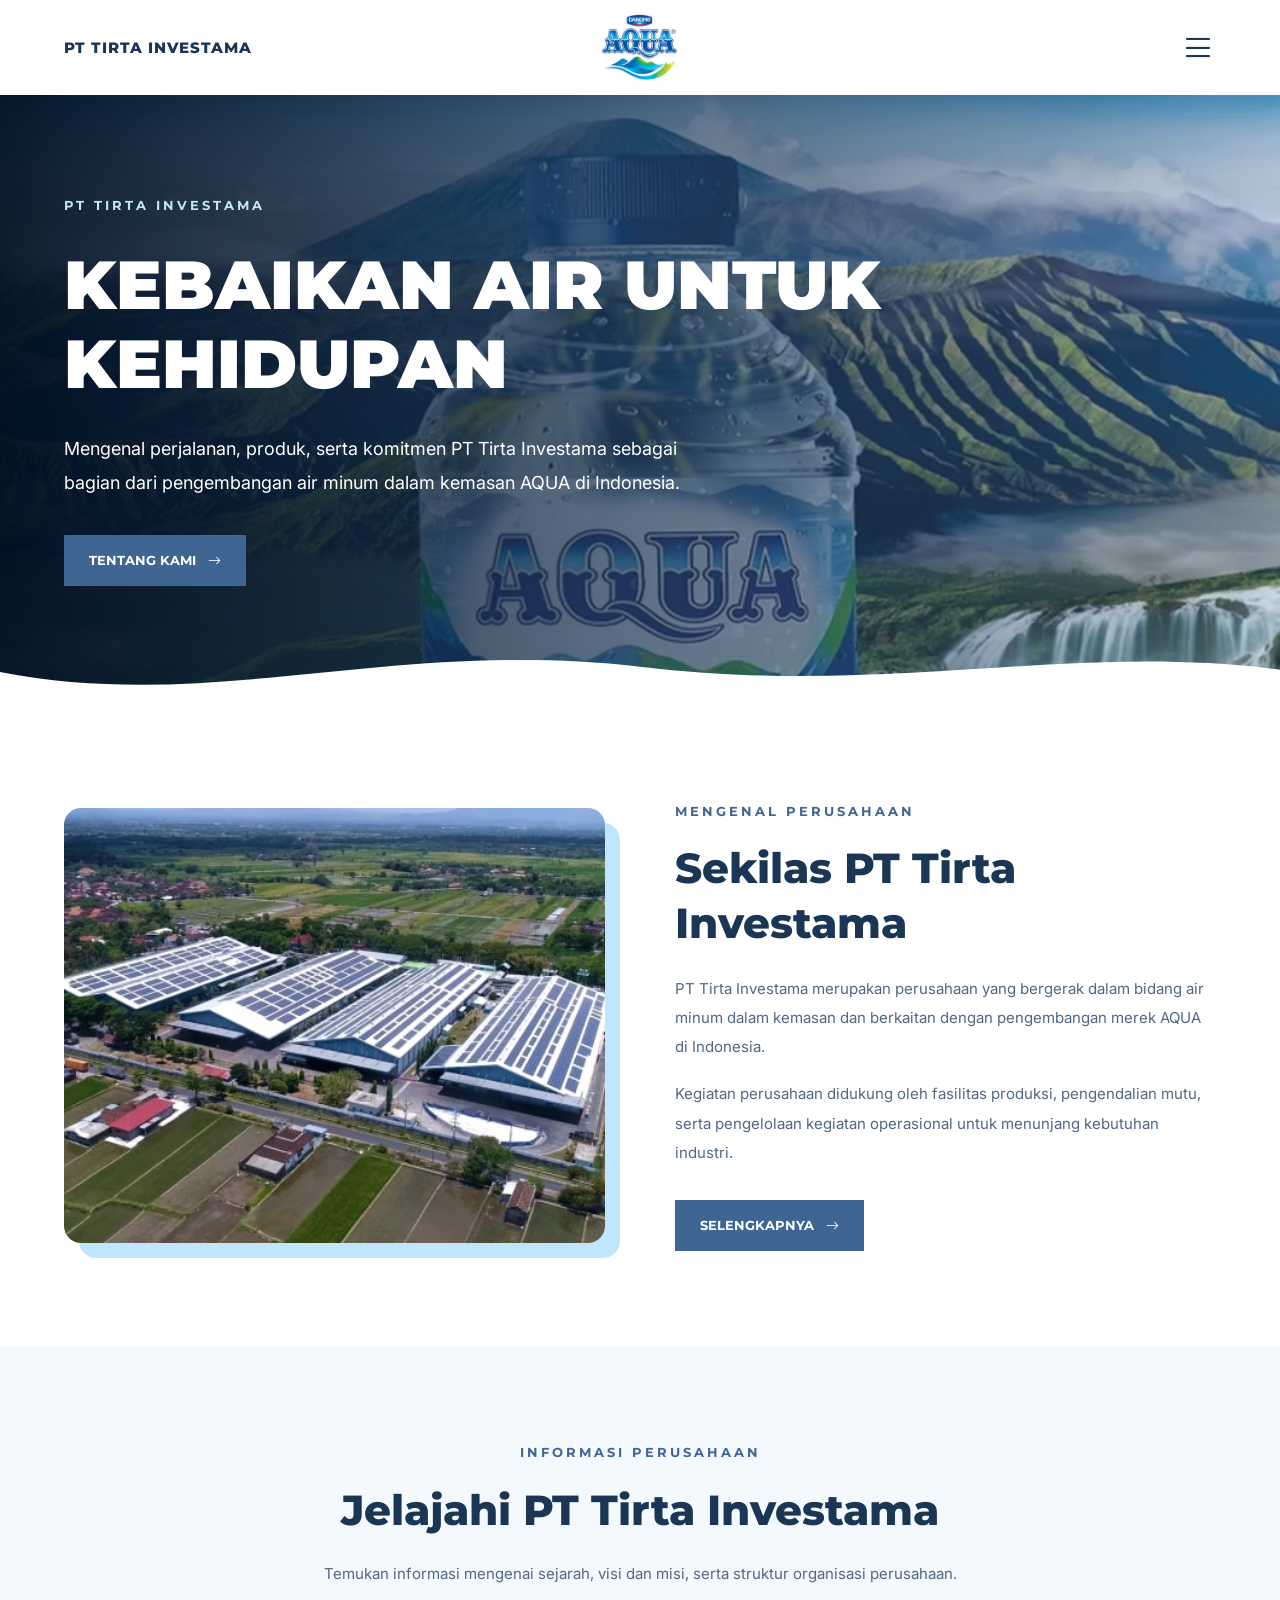
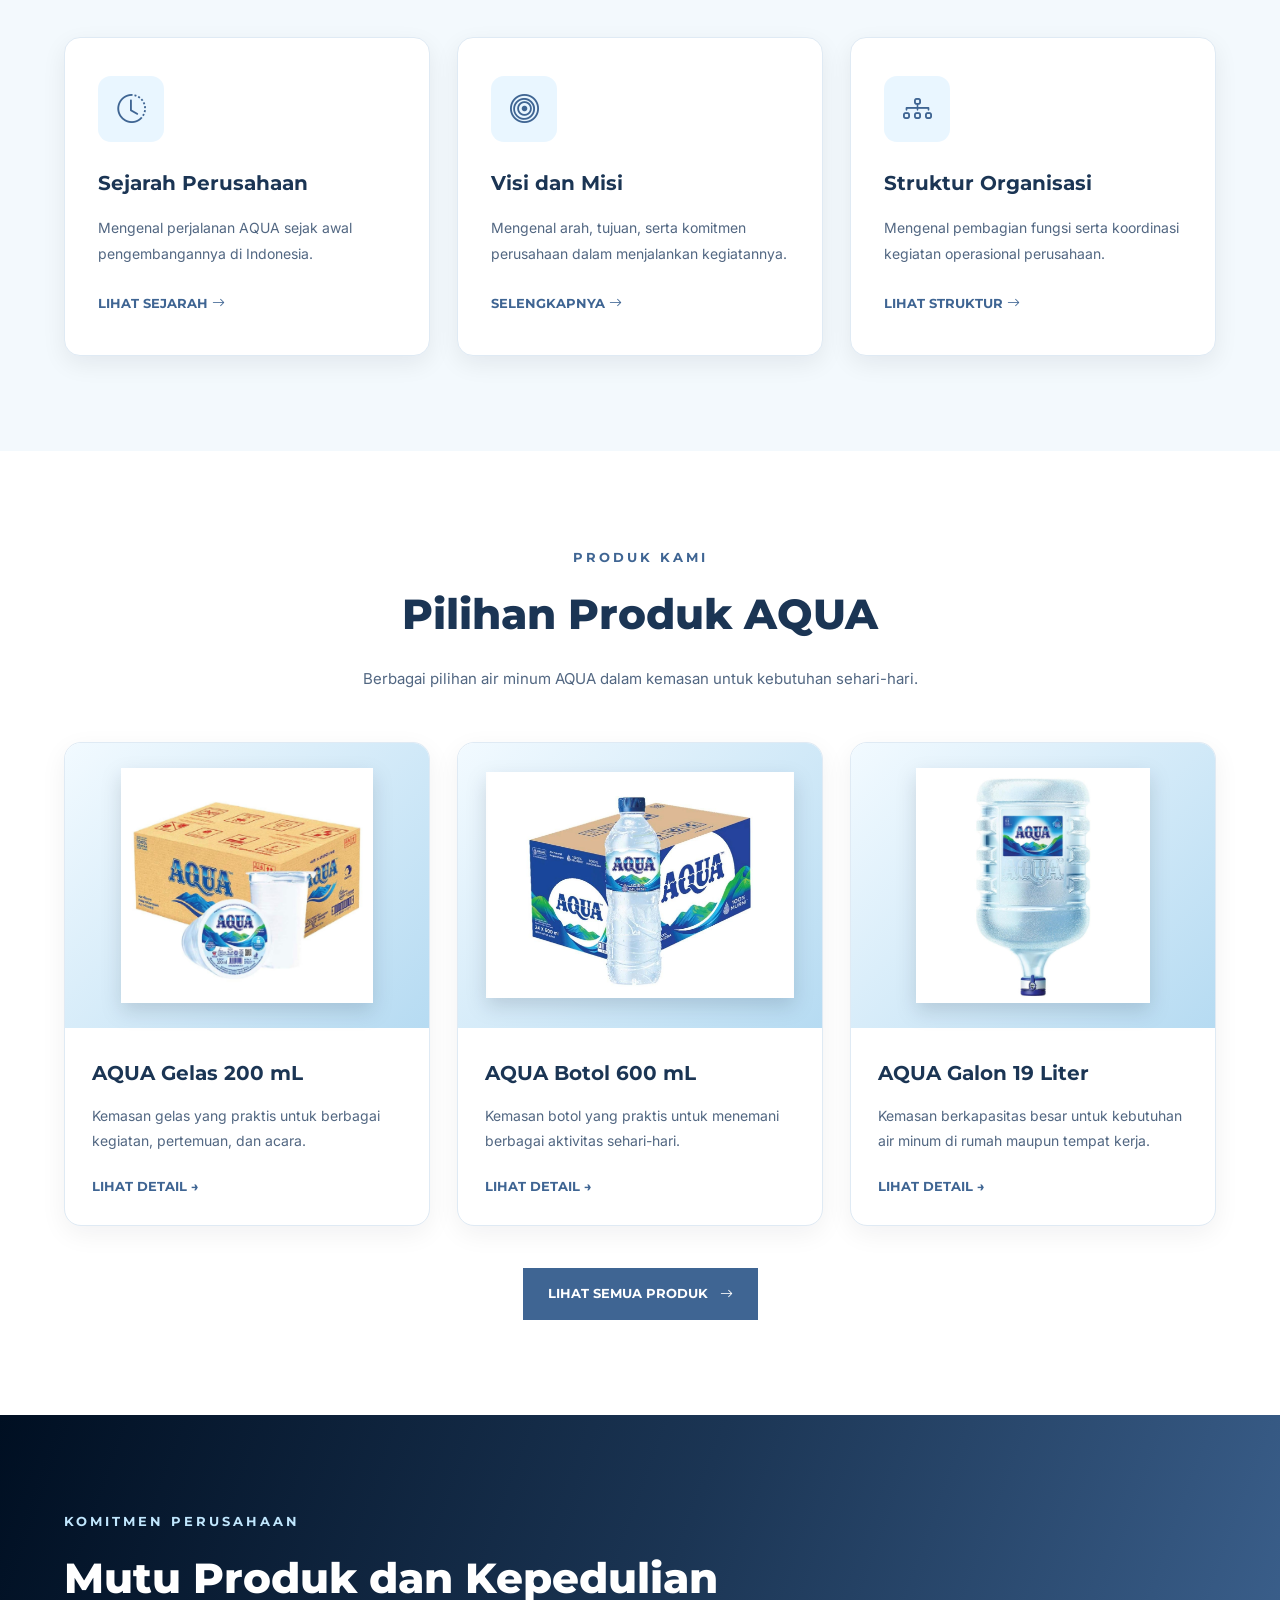
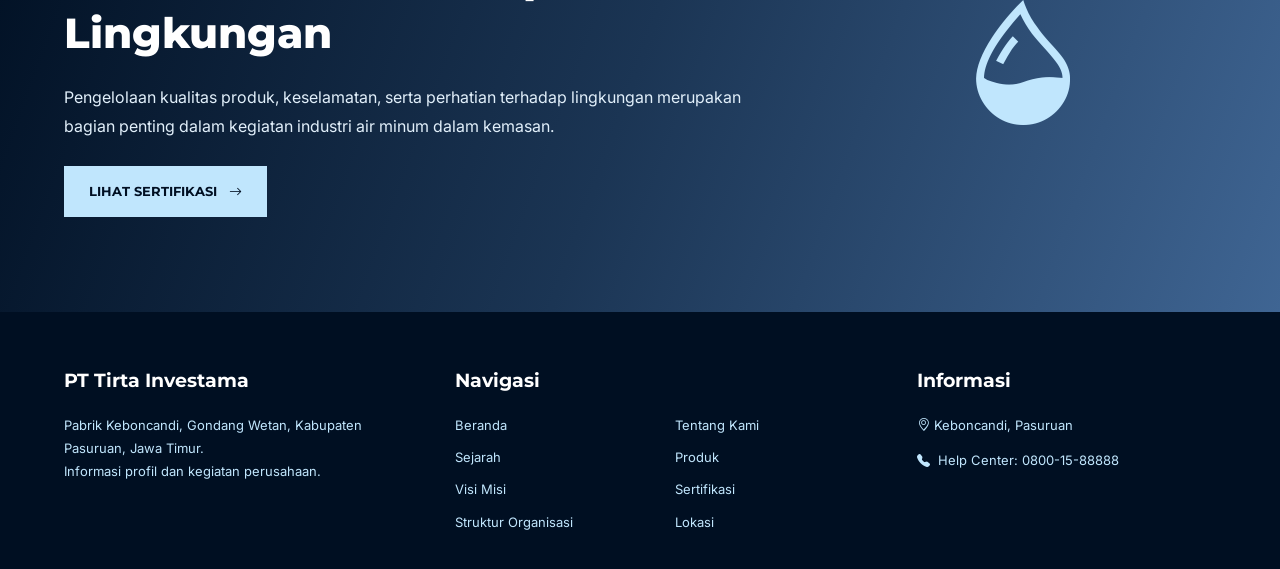
<file: 1index.html>
<!DOCTYPE html>
<html lang="id">
<head>
<meta charset="UTF-8">
<meta name="viewport" content="width=device-width, initial-scale=1.0">

<title>Beranda | PT Tirta Investama</title>

<link href="https://fonts.googleapis.com/css2?family=Montserrat:wght@400;500;600;700;800;900&family=Inter:wght@400;500;600;700&display=swap" rel="stylesheet">

<link href="https://cdn.jsdelivr.net/npm/bootstrap-icons@1.11.3/font/bootstrap-icons.min.css" rel="stylesheet">

<style>

/* =====================================
   WARNA DAN FONT
===================================== */

:root {
    --light: #C0E6FD;
    --soft: #80AAD3;
    --medium: #5B86B6;
    --primary: #3F6593;
    --navy: #1B3554;
    --dark: #000F22;
    --bg: #F3F9FD;
}

* {
    margin: 0;
    padding: 0;
    box-sizing: border-box;
}

html {
    scroll-behavior: smooth;
}

body {
    font-family: "Inter", sans-serif;
    color: var(--navy);
    line-height: 1.8;
    background: white;
}

h1, h2, h3, h4 {
    font-family: "Montserrat", sans-serif;
}

a {
    text-decoration: none;
    color: inherit;
}

button {
    border: none;
    background: none;
    cursor: pointer;
}

.container {
    width: 90%;
    max-width: 1250px;
    margin: auto;
}

/* =====================================
   NAVBAR
===================================== */

.navbar {
    position: sticky;
    top: 0;
    z-index: 1000;
    background: white;
    box-shadow: 0 3px 18px rgba(0,15,34,.08);
}

.nav-inner {
    max-width: 1500px;
    min-height: 95px;
    margin: auto;
    padding: 10px 5%;

    display: grid;
    grid-template-columns: 1fr auto 1fr;
    align-items: center;
    gap: 15px;
}

.brand {
    font-family: "Montserrat", sans-serif;
    font-size: 15px;
    font-weight: 800;
    letter-spacing: 1px;
}

.nav-logo {
    justify-self: center;
}

.nav-logo img {
    display: block;
    width: 110px;
    height: 75px;
    object-fit: contain;
}

.menu-btn {
    justify-self: end;
    color: var(--navy);
    font-size: 35px;
    line-height: 1;
}

/* =====================================
   OVERLAY MENU
===================================== */

.overlay {
    position: fixed;
    inset: 0;
    z-index: 1100;

    background: rgba(0,15,34,.6);

    opacity: 0;
    visibility: hidden;
    transition: .3s;
}

.overlay.show {
    opacity: 1;
    visibility: visible;
}

/* =====================================
   MENU SAMPING
===================================== */

.sidebar {
    position: fixed;
    top: 0;
    right: 0;
    z-index: 1200;

    width: 480px;
    max-width: 92%;
    height: 100vh;
    height: 100dvh;

    background: white;
    overflow-y: auto;

    transform: translateX(105%);
    transition: transform .35s ease;
}

.sidebar.show {
    transform: translateX(0);
}

.sidebar-top {
    height: 100px;
    padding: 20px 35px;

    display: flex;
    align-items: center;
    justify-content: flex-end;
}

.close-btn {
    font-size: 30px;
    color: var(--navy);
}

.sidebar-links {
    display: flex;
    flex-direction: column;
    padding: 0 40px 30px;
}

.sidebar-links a {
    display: flex;
    align-items: center;
    justify-content: space-between;

    min-height: 76px;
    padding: 15px 0;

    border-bottom: 1px solid #E5E7EB;

    font-family: "Montserrat", sans-serif;
    font-size: 18px;
    font-weight: 700;
    color: #333;
}

.sidebar-links a:hover,
.sidebar-links a.active {
    color: var(--primary);
}

.sidebar-bottom {
    background: var(--navy);
    padding: 22px 40px;
}

.sidebar-bottom a {
    display: flex;
    align-items: center;
    justify-content: space-between;

    min-height: 67px;
    border-bottom: 1px solid #ffffff40;

    color: white;

    font-family: "Montserrat", sans-serif;
    font-size: 14px;
    font-weight: 600;
}

.sidebar-bottom a:last-child {
    border-bottom: none;
}

.sidebar-bottom a:hover {
    color: var(--light);
}

/* =====================================
   HERO BERANDA
===================================== */

.hero {
    position: relative;
    min-height: 610px;

    display: flex;
    align-items: center;

    overflow: hidden;
    background: var(--dark);
}

.hero-img {
    position: absolute;
    inset: 0;

    width: 100%;
    height: 100%;
    object-fit: cover;
}

.hero-overlay {
    position: absolute;
    inset: 0;

    background: linear-gradient(
        90deg,
        rgba(0,15,34,.94),
        rgba(27,53,84,.70),
        rgba(63,101,147,.25)
    );
}

.hero-content {
    position: relative;
    z-index: 2;

    width: 90%;
    max-width: 1250px;
    margin: auto;

    padding: 95px 0 115px;
    color: white;
}

.eyebrow {
    display: block;

    font-family: "Montserrat", sans-serif;
    font-size: 13px;
    font-weight: 700;
    letter-spacing: 3px;

    color: var(--light);
}

.hero h1 {
    max-width: 820px;

    margin: 28px 0;

    font-size: clamp(38px, 5.3vw, 72px);
    font-weight: 900;
    line-height: 1.17;
}

.hero p {
    max-width: 650px;
    font-size: 18px;
    line-height: 1.9;
}

.hero-wave {
    position: absolute;
    bottom: -1px;
    left: 0;
    width: 100%;
    line-height: 0;
}

.hero-wave svg {
    display: block;
    width: 100%;
    height: 68px;
}

/* =====================================
   TOMBOL
===================================== */

.btn {
    display: inline-flex;
    align-items: center;
    justify-content: center;
    gap: 12px;

    padding: 14px 25px;

    background: var(--primary);
    color: white;

    font-family: "Montserrat", sans-serif;
    font-size: 13px;
    font-weight: 700;

    transition: .25s;
}

.btn:hover {
    background: var(--navy);
}

.btn-light {
    background: var(--light);
    color: var(--dark);
}

.btn-light:hover {
    background: white;
    color: var(--dark);
}

.hero .btn {
    margin-top: 35px;
}

/* =====================================
   SECTION UMUM
===================================== */

.section {
    padding: 95px 0;
}

.section-soft {
    background: var(--bg);
}

.section-label {
    display: block;

    font-family: "Montserrat", sans-serif;
    font-size: 13px;
    font-weight: 700;
    letter-spacing: 3px;

    color: var(--primary);
}

.section-title {
    font-size: clamp(29px,4vw,42px);
    font-weight: 800;
    line-height: 1.3;

    margin: 18px 0 23px;
}

.section-text {
    color: #526782;
    font-size: 15px;
    line-height: 1.95;
}

.center-heading {
    max-width: 790px;
    margin: 0 auto 50px;
    text-align: center;
}

.center-heading p {
    color: #526782;
    font-size: 15px;
}

/* =====================================
   PROFIL PERUSAHAAN
===================================== */

.profile-grid {
    display: grid;
    grid-template-columns: 1fr 1fr;
    align-items: center;
    gap: 70px;
}

.profile-image {
    position: relative;
}

.profile-image img {
    display: block;

    width: 100%;
    height: 435px;
    object-fit: cover;

    border-radius: 17px;
    box-shadow: 15px 15px 0 var(--light);
}

.profile-content p {
    margin-bottom: 18px;
}

.profile-content .btn {
    margin-top: 15px;
}

/* =====================================
   KARTU INFORMASI PERUSAHAAN
===================================== */

.link-grid {
    display: grid;
    grid-template-columns: repeat(3,minmax(0,1fr));
    gap: 27px;
}

.link-card {
    background: white;

    padding: 38px 33px;

    border: 1px solid #DFEAF4;
    border-radius: 16px;

    box-shadow: 0 8px 25px rgba(0,15,34,.07);
    transition: .3s;
}

.link-card:hover {
    transform: translateY(-6px);
}

.link-icon {
    display: grid;
    place-items: center;

    width: 66px;
    height: 66px;

    font-size: 29px;
    color: var(--primary);

    background: #E9F6FF;
    border-radius: 13px;

    margin-bottom: 23px;
}

.link-card h3 {
    font-size: 20px;
    margin-bottom: 14px;
}

.link-card p {
    color: #526782;
    font-size: 14px;
    margin-bottom: 22px;
}

.link-card a {
    color: var(--primary);

    font-family: "Montserrat", sans-serif;
    font-size: 13px;
    font-weight: 700;
}

/* =====================================
   PRODUK
===================================== */

.product-grid {
    display: grid;
    grid-template-columns: repeat(3,minmax(0,1fr));
    gap: 27px;
}

.product-card {
    display: flex;
    flex-direction: column;

    background: white;

    border: 1px solid #DFEAF4;
    border-radius: 17px;

    overflow: hidden;
    box-shadow: 0 8px 27px rgba(0,15,34,.06);

    transition: .3s;
}

.product-card:hover {
    transform: translateY(-5px);
}

.product-photo {
    height: 285px;
    padding: 28px;

    display: flex;
    align-items: center;
    justify-content: center;

    background: linear-gradient(
        135deg,
        #F2FAFF,
        #B6DBF2
    );
}

.product-photo img {
    display: block;

    max-width: 100%;
    max-height: 235px;
    object-fit: contain;

    filter: drop-shadow(
        0 8px 10px rgba(0,15,34,.14)
    );
}

.product-body {
    flex: 1;
    padding: 27px;

    display: flex;
    flex-direction: column;
}

.product-body h3 {
    font-size: 20px;
    margin-bottom: 12px;
}

.product-body p {
    font-size: 14px;
    color: #526782;
    flex: 1;
}

.product-body a {
    margin-top: 22px;

    color: var(--primary);

    font-family: "Montserrat", sans-serif;
    font-size: 13px;
    font-weight: 700;
}

.section-action {
    text-align: center;
    margin-top: 42px;
}

/* =====================================
   KOMITMEN
===================================== */

.commitment {
    background: linear-gradient(
        110deg,
        #000F22,
        #1B3554,
        #3F6593
    );

    color: white;
}

.commitment-grid {
    display: grid;
    grid-template-columns: 1.3fr .7fr;
    gap: 50px;
    align-items: center;
}

.commitment .section-label {
    color: var(--light);
}

.commitment p {
    max-width: 700px;
    margin-bottom: 25px;
    color: #E1EFFA;
}

.commitment-icon {
    font-size: 125px;
    text-align: center;
    color: var(--light);
}

/* =====================================
   FOOTER
===================================== */

.footer {
    background: var(--dark);
    color: white;

    padding: 52px 5% 35px;
}

.footer-grid {
    max-width: 1250px;
    margin: auto;

    display: grid;
    grid-template-columns: 1fr 1.2fr .85fr;
    gap: 40px;
}

.footer h3 {
    font-size: 19px;
    margin-bottom: 15px;
}

.footer p,
.footer a {
    font-size: 13px;
    color: var(--light);
    line-height: 1.8;
}

.footer-nav {
    display: grid;
    grid-template-columns: repeat(2,minmax(0,1fr));
    gap: 9px 17px;
}

.footer a:hover {
    color: white;
}

.help-link {
    display: inline-flex;
    align-items: center;
    gap: 8px;

    margin-top: 12px;
}

/* =====================================
   RESPONSIVE
===================================== */

@media(max-width:950px) {

    .profile-grid,
    .commitment-grid {
        grid-template-columns: 1fr;
    }

    .link-grid,
    .product-grid {
        grid-template-columns: repeat(2,minmax(0,1fr));
    }

    .footer-grid {
        grid-template-columns: 1fr;
    }
}

@media(max-width:650px) {

    .nav-inner {
        min-height: 75px;
        padding: 8px 18px;
    }

    .brand {
        font-size: 10px;
        max-width: 120px;
    }

    .nav-logo img {
        width: 85px;
        height: 60px;
    }

    .menu-btn {
        font-size: 30px;
    }

    .sidebar-links {
        padding: 0 25px 25px;
    }

    .sidebar-links a {
        font-size: 16px;
        min-height: 70px;
    }

    .sidebar-bottom {
        padding: 20px 25px;
    }

    .hero {
        min-height: 490px;
    }

    .hero-content {
        padding: 75px 0 100px;
    }

    .hero p {
        font-size: 15px;
    }

    .section {
        padding: 65px 0;
    }

    .profile-image img {
        height: 280px;
    }

    .link-grid,
    .product-grid {
        grid-template-columns: 1fr;
    }

    .commitment-icon {
        font-size: 70px;
    }
}

</style>
</head>

<body>

<!-- =====================================
     NAVBAR
===================================== -->

<header class="navbar">

    <div class="nav-inner">

        <div class="brand">
            PT TIRTA INVESTAMA
        </div>

        <a href="1index.html" class="nav-logo">

            <img
                src="Logo AQUA.jpg"
                alt="Logo AQUA">

        </a>

        <button
            class="menu-btn"
            id="openMenu"
            type="button"
            aria-label="Buka menu"
            aria-controls="sidebar"
            aria-expanded="false">

            <i class="bi bi-list"></i>

        </button>

    </div>

</header>

<!-- =====================================
     MENU HAMBURGER
===================================== -->

<div class="overlay" id="overlay"></div>

<aside
    class="sidebar"
    id="sidebar"
    aria-label="Navigasi website"
    aria-hidden="true"
    inert>

    <div class="sidebar-top">

        <button
            class="close-btn"
            id="closeMenu"
            type="button"
            aria-label="Tutup menu">

            <i class="bi bi-x-lg"></i>

        </button>

    </div>

    <nav class="sidebar-links">

        <a href="1index.html" class="active">
            Beranda <span>›</span>
        </a>

        <a href="2beranda.html">
            Tentang Kami <span>›</span>
        </a>

        <a href="3sejarah.html">
            Sejarah Perusahaan <span>›</span>
        </a>

        <a href="4produk.html">
            Produk Kami <span>›</span>
        </a>

        <a href="6visimisi.html">
            Visi dan Misi <span>›</span>
        </a>

        <a href="7sertifikasi.html">
            Sertifikasi <span>›</span>
        </a>

        <a href="8struktural.html">
            Struktur Organisasi <span>›</span>
        </a>

    </nav>

    <div class="sidebar-bottom">

        <a href="9lokasi.html">
            LOKASI PERUSAHAAN <span>›</span>
        </a>

        <a href="tel:08001588888">
            HELP CENTER: 0800-15-88888

            <i class="bi bi-telephone"></i>
        </a>

    </div>

</aside>

<main>

<!-- =====================================
     HERO BERANDA
===================================== -->

<section class="hero">

    <img
        class="hero-img"
        src="gambar gunung.webp"
        alt="Pemandangan pegunungan dan produk AQUA">

    <div class="hero-overlay"></div>

    <div class="hero-content">

        <span class="eyebrow">
            PT TIRTA INVESTAMA
        </span>

        <h1>
            KEBAIKAN AIR UNTUK KEHIDUPAN
        </h1>

        <p>
            Mengenal perjalanan, produk,
            serta komitmen PT Tirta Investama
            sebagai bagian dari pengembangan
            air minum dalam kemasan AQUA
            di Indonesia.
        </p>

        <a href="2beranda.html" class="btn">

            TENTANG KAMI

            <i class="bi bi-arrow-right"></i>

        </a>

    </div>

    <div class="hero-wave">

        <svg
            viewBox="0 0 1440 90"
            preserveAspectRatio="none"
            xmlns="http://www.w3.org/2000/svg">

            <path
                fill="#ffffff"
                d="M0 45 C240 100 440 0 720 38
                   C1000 78 1200 5 1440 42
                   L1440 90 L0 90 Z"/>

        </svg>

    </div>

</section>

<!-- =====================================
     SEKILAS PERUSAHAAN
===================================== -->

<section class="section">

    <div class="container profile-grid">

        <div class="profile-image">

            <img
                src="pabrik.jpg"
                alt="Foto fasilitas pabrik AQUA">

        </div>

        <div class="profile-content">

            <span class="section-label">
                MENGENAL PERUSAHAAN
            </span>

            <h2 class="section-title">
                Sekilas PT Tirta Investama
            </h2>

            <p class="section-text">
                PT Tirta Investama merupakan perusahaan
                yang bergerak dalam bidang air minum
                dalam kemasan dan berkaitan dengan
                pengembangan merek AQUA di Indonesia.
            </p>

            <p class="section-text">
                Kegiatan perusahaan didukung oleh
                fasilitas produksi, pengendalian mutu,
                serta pengelolaan kegiatan operasional
                untuk menunjang kebutuhan industri.
            </p>

            <a href="2beranda.html" class="btn">

                SELENGKAPNYA

                <i class="bi bi-arrow-right"></i>

            </a>

        </div>

    </div>

</section>

<!-- =====================================
     INFORMASI PERUSAHAAN
===================================== -->

<section class="section section-soft">

    <div class="container">

        <div class="center-heading">

            <span class="section-label">
                INFORMASI PERUSAHAAN
            </span>

            <h2 class="section-title">
                Jelajahi PT Tirta Investama
            </h2>

            <p>
                Temukan informasi mengenai sejarah,
                visi dan misi, serta struktur organisasi
                perusahaan.
            </p>

        </div>

        <div class="link-grid">

            <!-- SEJARAH -->

            <article class="link-card">

                <div class="link-icon">
                    <i class="bi bi-clock-history"></i>
                </div>

                <h3>Sejarah Perusahaan</h3>

                <p>
                    Mengenal perjalanan AQUA
                    sejak awal pengembangannya
                    di Indonesia.
                </p>

                <a href="3sejarah.html">

                    LIHAT SEJARAH

                    <i class="bi bi-arrow-right"></i>

                </a>

            </article>

            <!-- VISI MISI -->

            <article class="link-card">

                <div class="link-icon">
                    <i class="bi bi-bullseye"></i>
                </div>

                <h3>Visi dan Misi</h3>

                <p>
                    Mengenal arah, tujuan,
                    serta komitmen perusahaan
                    dalam menjalankan kegiatannya.
                </p>

                <a href="6visimisi.html">

                    SELENGKAPNYA

                    <i class="bi bi-arrow-right"></i>

                </a>

            </article>

            <!-- STRUKTUR ORGANISASI -->

            <article class="link-card">

                <div class="link-icon">
                    <i class="bi bi-diagram-3"></i>
                </div>

                <h3>Struktur Organisasi</h3>

                <p>
                    Mengenal pembagian fungsi
                    serta koordinasi kegiatan
                    operasional perusahaan.
                </p>

                <a href="8struktural.html">

                    LIHAT STRUKTUR

                    <i class="bi bi-arrow-right"></i>

                </a>

            </article>

        </div>

    </div>

</section>

<!-- =====================================
     PRODUK KAMI
===================================== -->

<section class="section">

    <div class="container">

        <div class="center-heading">

            <span class="section-label">
                PRODUK KAMI
            </span>

            <h2 class="section-title">
                Pilihan Produk AQUA
            </h2>

            <p>
                Berbagai pilihan air minum AQUA
                dalam kemasan untuk kebutuhan
                sehari-hari.
            </p>

        </div>

        <div class="product-grid">

            <!-- PRODUK GELAS -->

            <article class="product-card">

                <div class="product-photo">

                    <img
                        data-image="gelas 200ml"
                        alt="AQUA Gelas 200 mL">

                </div>

                <div class="product-body">

                    <h3>AQUA Gelas 200 mL</h3>

                    <p>
                        Kemasan gelas yang praktis
                        untuk berbagai kegiatan,
                        pertemuan, dan acara.
                    </p>

                    <a href="5detailproduk.html?produk=gelas-200">
                        LIHAT DETAIL →
                    </a>

                </div>

            </article>

            <!-- PRODUK BOTOL -->

            <article class="product-card">

                <div class="product-photo">

                    <img
                        data-image="600 ml"
                        alt="AQUA Botol 600 mL">

                </div>

                <div class="product-body">

                    <h3>AQUA Botol 600 mL</h3>

                    <p>
                        Kemasan botol yang praktis
                        untuk menemani berbagai
                        aktivitas sehari-hari.
                    </p>

                    <a href="5detailproduk.html?produk=botol-600">
                        LIHAT DETAIL →
                    </a>

                </div>

            </article>

            <!-- PRODUK GALON -->

            <article class="product-card">

                <div class="product-photo">

                    <img
                        data-image="galon"
                        alt="AQUA Galon 19 Liter">

                </div>

                <div class="product-body">

                    <h3>AQUA Galon 19 Liter</h3>

                    <p>
                        Kemasan berkapasitas besar
                        untuk kebutuhan air minum
                        di rumah maupun tempat kerja.
                    </p>

                    <a href="5detailproduk.html?produk=galon-19">
                        LIHAT DETAIL →
                    </a>

                </div>

            </article>

        </div>

        <div class="section-action">

            <a href="4produk.html" class="btn">

                LIHAT SEMUA PRODUK

                <i class="bi bi-arrow-right"></i>

            </a>

        </div>

    </div>

</section>

<!-- =====================================
     KOMITMEN PERUSAHAAN
===================================== -->

<section class="section commitment">

    <div class="container commitment-grid">

        <div>

            <span class="section-label">
                KOMITMEN PERUSAHAAN
            </span>

            <h2 class="section-title">
                Mutu Produk dan Kepedulian Lingkungan
            </h2>

            <p>
                Pengelolaan kualitas produk,
                keselamatan, serta perhatian
                terhadap lingkungan merupakan
                bagian penting dalam kegiatan
                industri air minum dalam kemasan.
            </p>

            <a href="7sertifikasi.html" class="btn btn-light">

                LIHAT SERTIFIKASI

                <i class="bi bi-arrow-right"></i>

            </a>

        </div>

        <div class="commitment-icon">

            <i class="bi bi-droplet-half"></i>

        </div>

    </div>

</section>

</main>

<!-- =====================================
     FOOTER TANPA KONTAK KAMI
===================================== -->

<footer class="footer">

    <div class="footer-grid">

        <!-- PROFIL PERUSAHAAN -->

        <div>

            <h3>PT Tirta Investama</h3>

            <p>
                Pabrik Keboncandi,
                Gondang Wetan,
                Kabupaten Pasuruan,
                Jawa Timur.
            </p>

            <p>
                Informasi profil dan kegiatan perusahaan.
            </p>

        </div>

        <!-- NAVIGASI -->

        <div>

            <h3>Navigasi</h3>

            <nav class="footer-nav">

                <a href="1index.html">
                    Beranda
                </a>

                <a href="2beranda.html">
                    Tentang Kami
                </a>

                <a href="3sejarah.html">
                    Sejarah
                </a>

                <a href="4produk.html">
                    Produk
                </a>

                <a href="6visimisi.html">
                    Visi Misi
                </a>

                <a href="7sertifikasi.html">
                    Sertifikasi
                </a>

                <a href="8struktural.html">
                    Struktur Organisasi
                </a>

                <a href="9lokasi.html">
                    Lokasi
                </a>

            </nav>

        </div>

        <!-- INFORMASI -->

        <div>

            <h3>Informasi</h3>

            <p>

                <i class="bi bi-geo-alt"></i>

                Keboncandi, Pasuruan

            </p>

            <a
                class="help-link"
                href="tel:08001588888">

                <i class="bi bi-telephone-fill"></i>

                Help Center: 0800-15-88888

            </a>

        </div>

    </div>

</footer>

<!-- =====================================
     JAVASCRIPT
===================================== -->

<script>

/* =====================================
   MENU HAMBURGER
===================================== */

const sidebar =
    document.getElementById("sidebar");

const overlay =
    document.getElementById("overlay");

const openBtn =
    document.getElementById("openMenu");

const closeBtn =
    document.getElementById("closeMenu");

let focusBeforeMenu = null;

function openNav() {

    focusBeforeMenu = document.activeElement;

    sidebar.removeAttribute("inert");

    sidebar.classList.add("show");

    overlay.classList.add("show");

    sidebar.setAttribute(
        "aria-hidden",
        "false"
    );

    openBtn.setAttribute(
        "aria-expanded",
        "true"
    );

    document.body.style.overflow = "hidden";

    closeBtn.focus();
}

function closeNav() {

    sidebar.classList.remove("show");

    overlay.classList.remove("show");

    sidebar.setAttribute(
        "aria-hidden",
        "true"
    );

    sidebar.setAttribute("inert", "");

    openBtn.setAttribute(
        "aria-expanded",
        "false"
    );

    document.body.style.overflow = "";

    if (focusBeforeMenu) {
        focusBeforeMenu.focus();
    }
}

openBtn.addEventListener(
    "click",
    openNav
);

closeBtn.addEventListener(
    "click",
    closeNav
);

overlay.addEventListener(
    "click",
    closeNav
);

document.addEventListener(
    "keydown",
    function(event) {

        if (
            event.key === "Escape" &&
            sidebar.classList.contains("show")
        ) {
            closeNav();
        }
    }
);

/* =====================================
   MEMUAT GAMBAR PRODUK OTOMATIS
===================================== */

const extensions = [
    ".jpg",
    ".jpeg",
    ".png",
    ".webp",
    ".jfif",
    ".JPG",
    ".JPEG",
    ".PNG",
    ".WEBP",
    ".JFIF"
];

document.querySelectorAll(
    "[data-image]"
).forEach(function(img) {

    const baseName = img.dataset.image;

    let index = 0;

    img.style.visibility = "hidden";

    function tryImage() {

        if (index >= extensions.length) {
            return;
        }

        const fileName =
            baseName + extensions[index++];

        const testImage = new Image();

        testImage.onload = function() {

            img.src = fileName;

            img.style.visibility = "visible";
        };

        testImage.onerror = tryImage;

        testImage.src = fileName;
    }

    tryImage();

});

</script>

</body>
</html>
</file>
